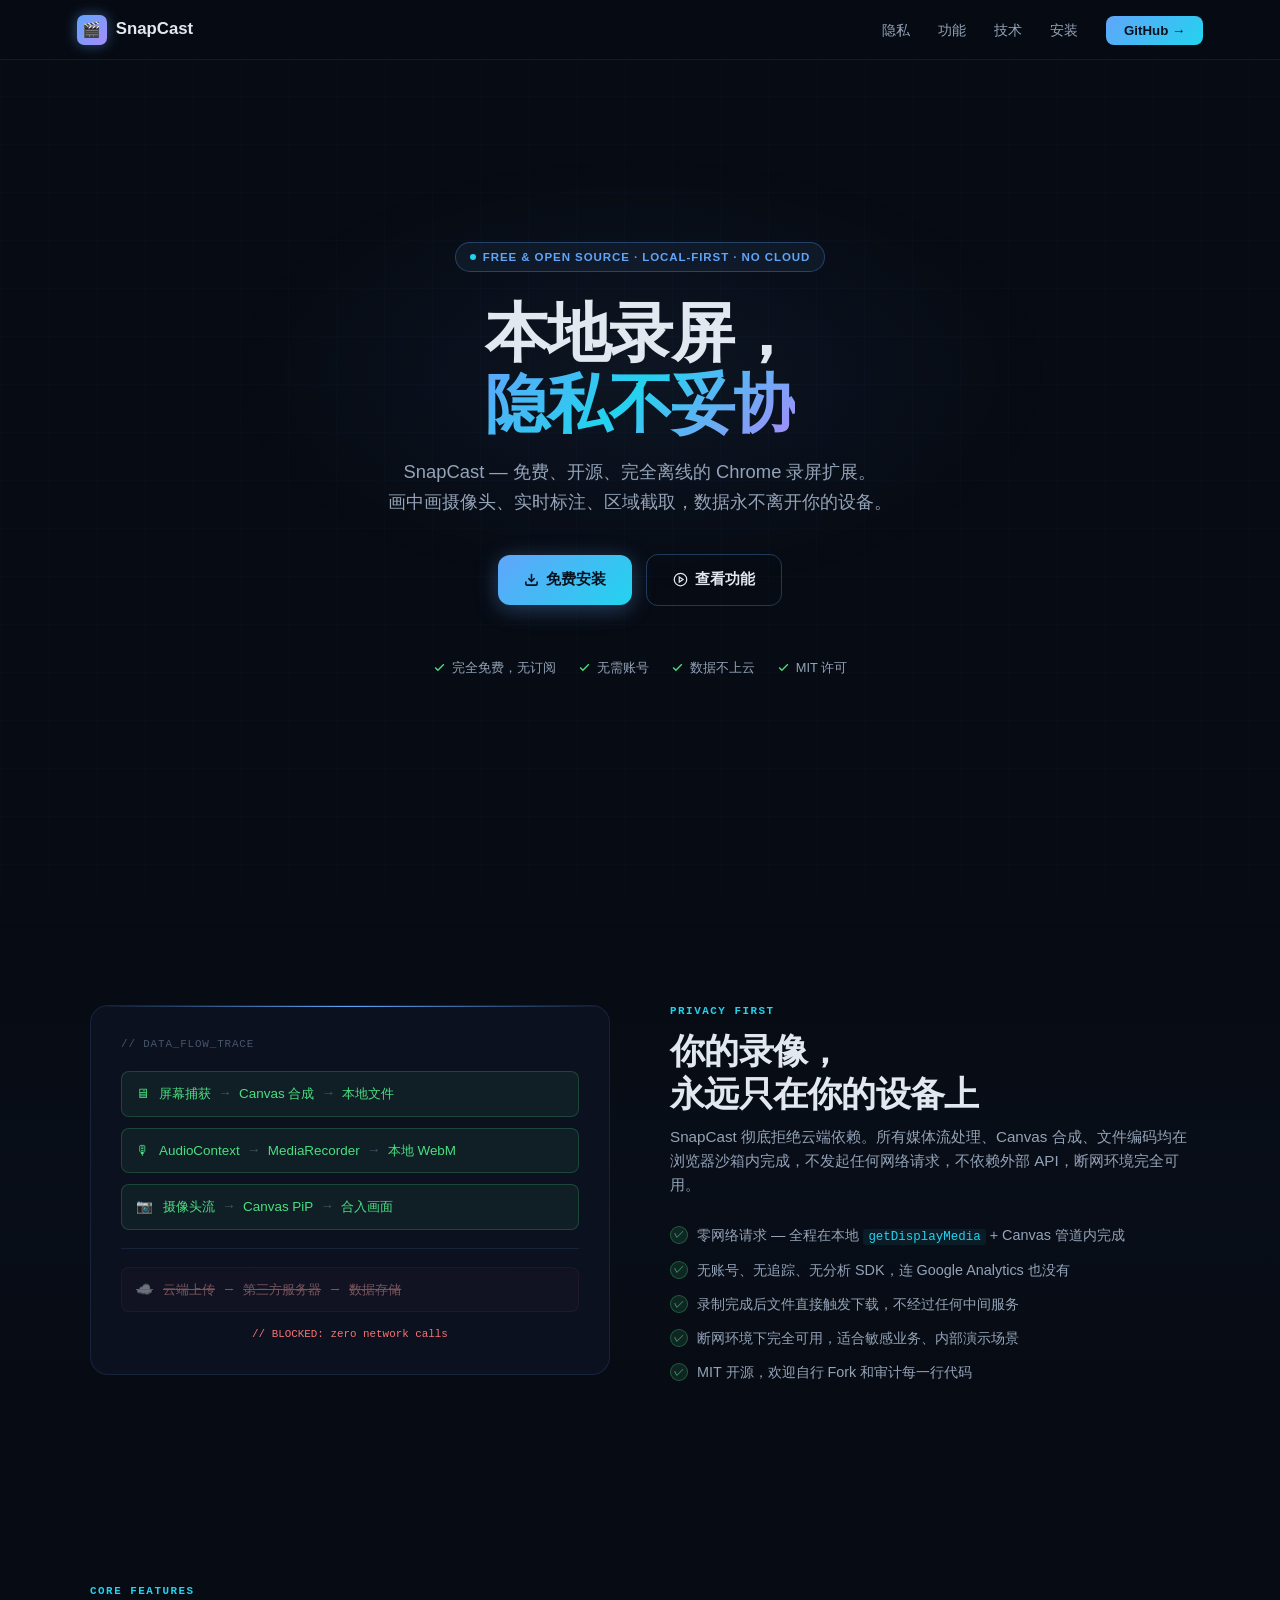
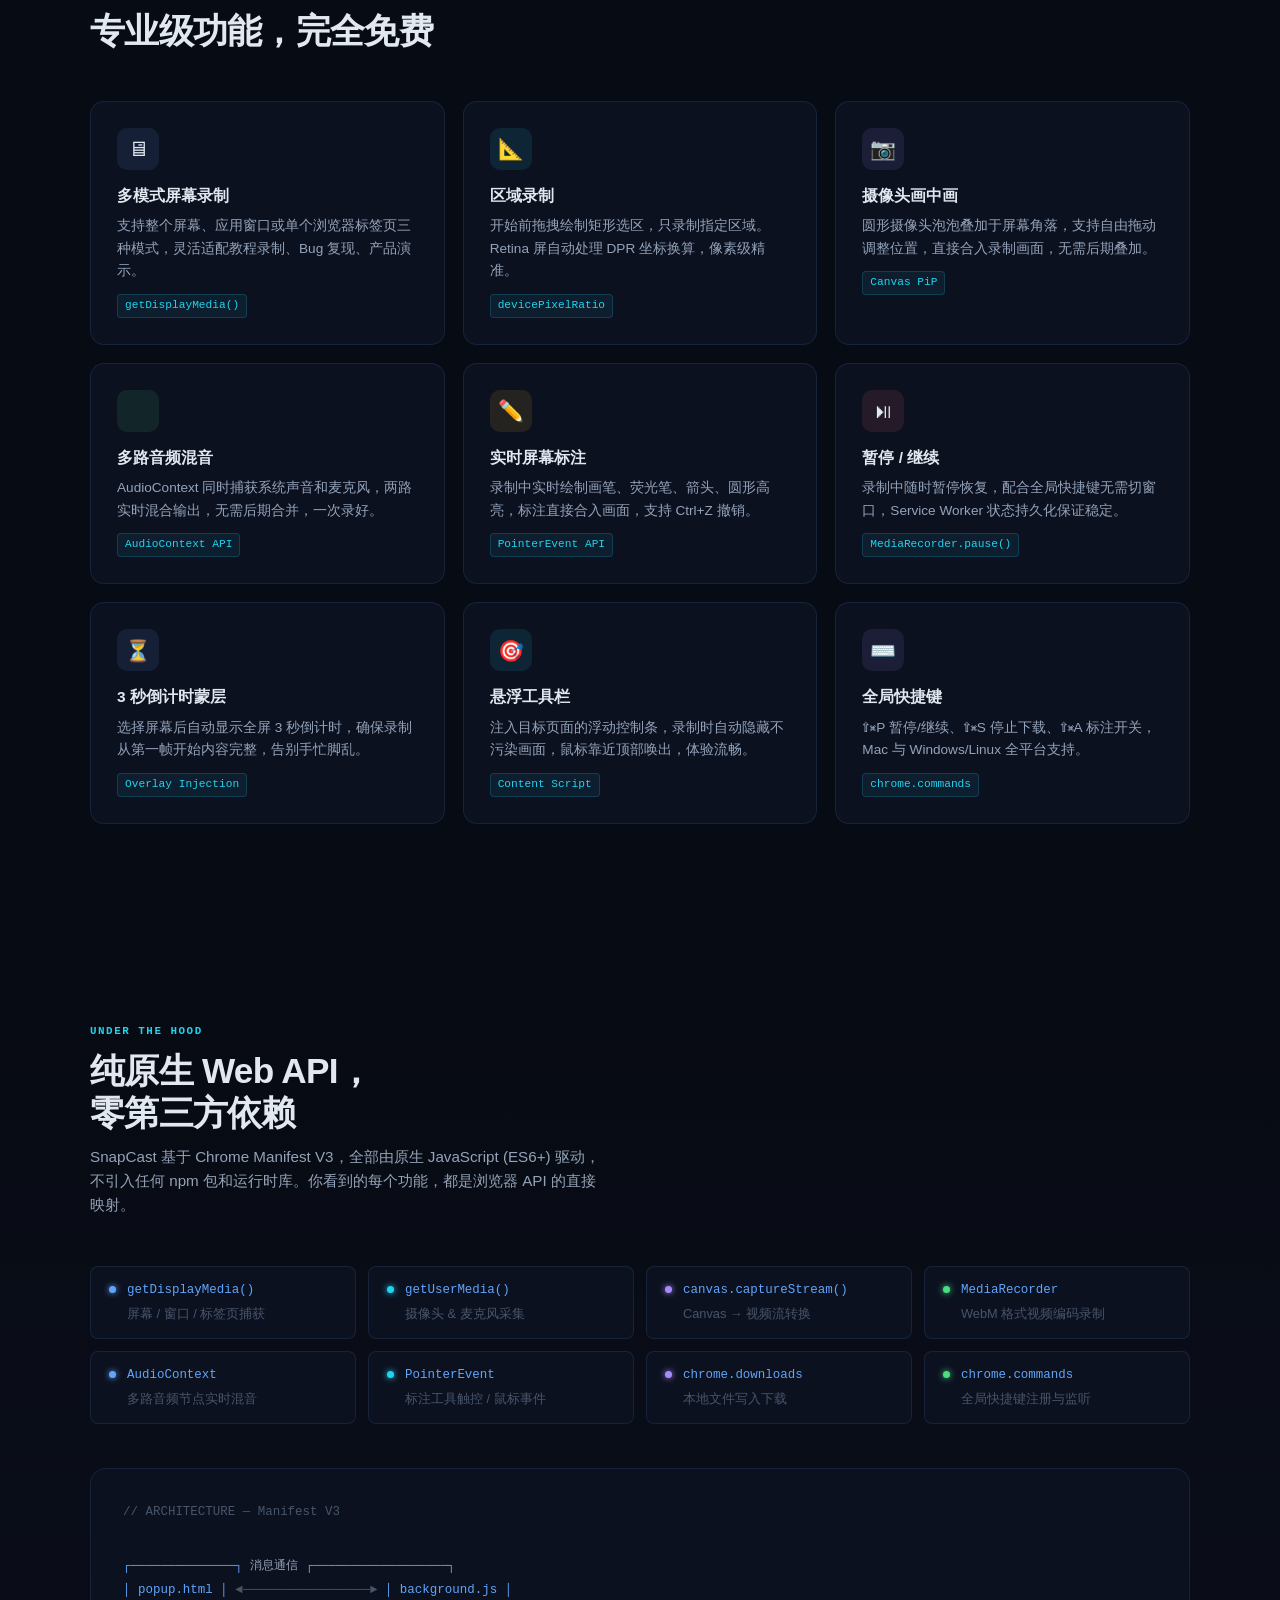
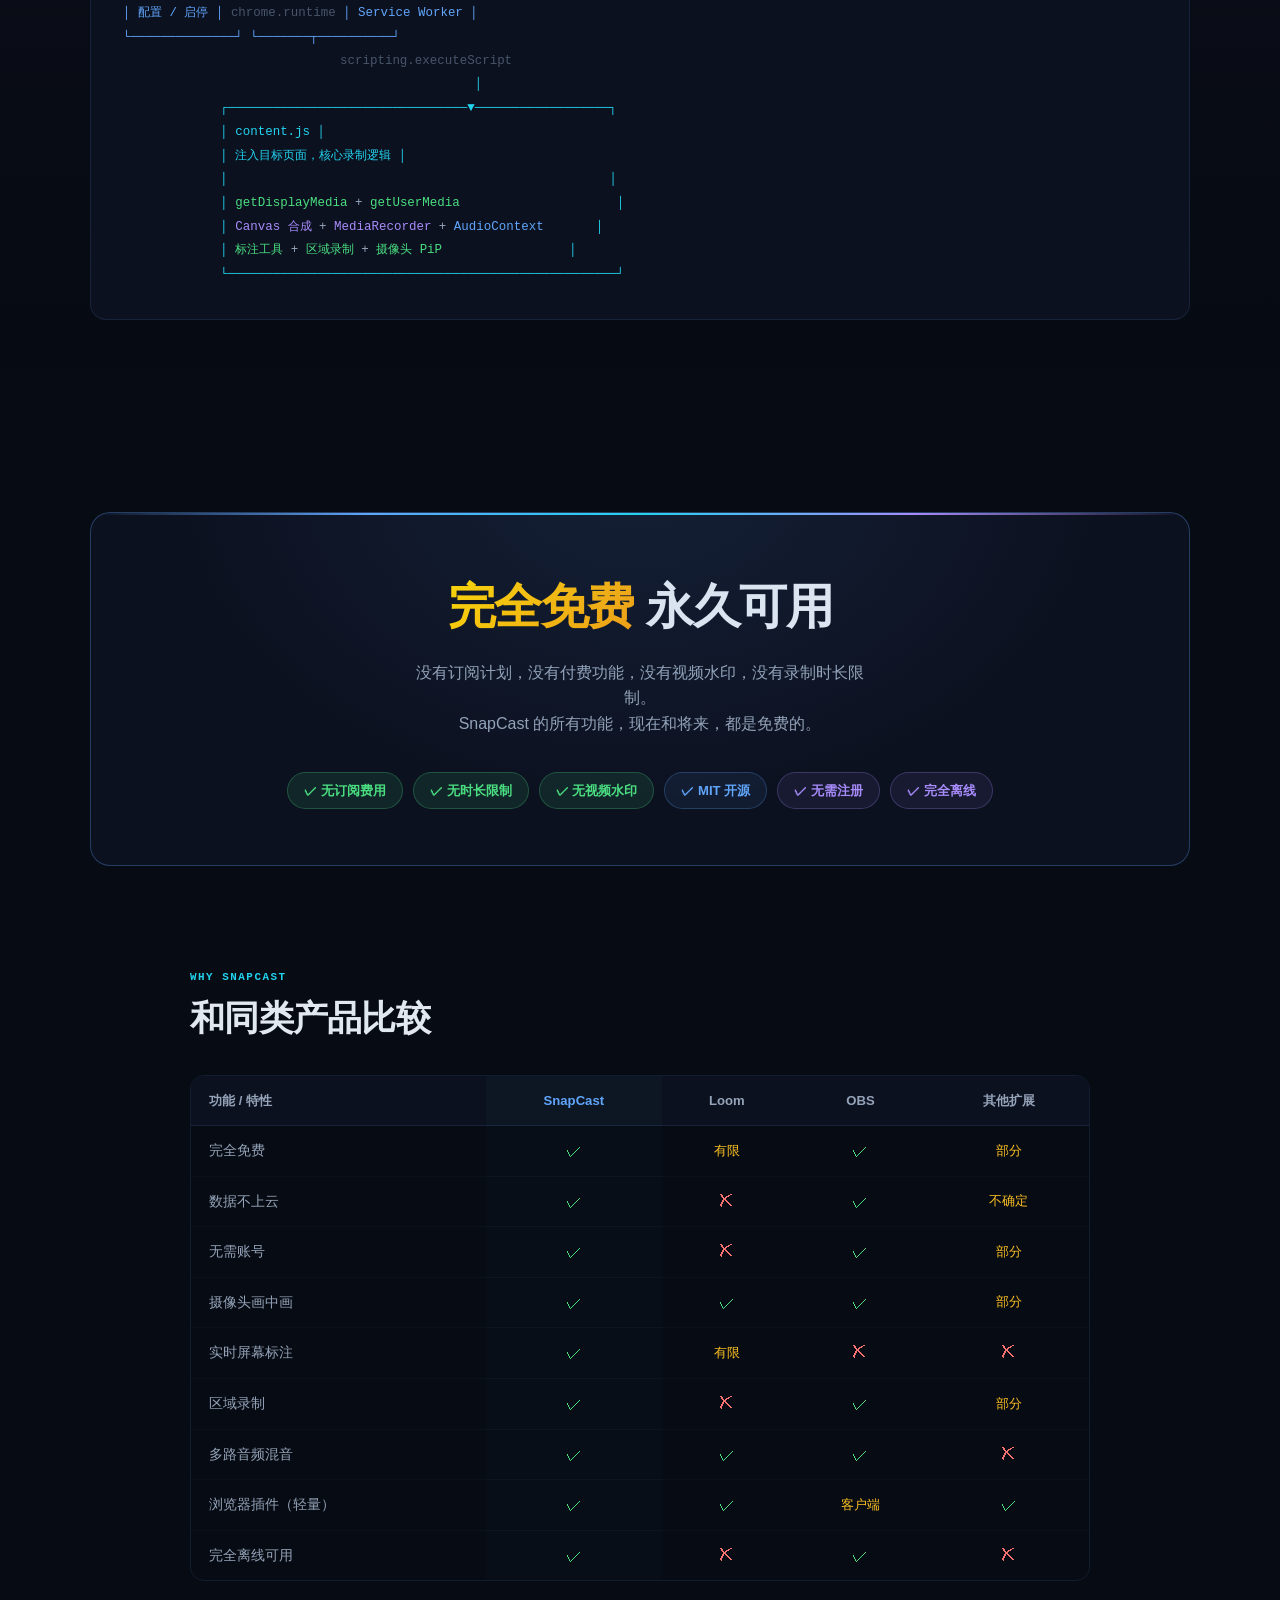
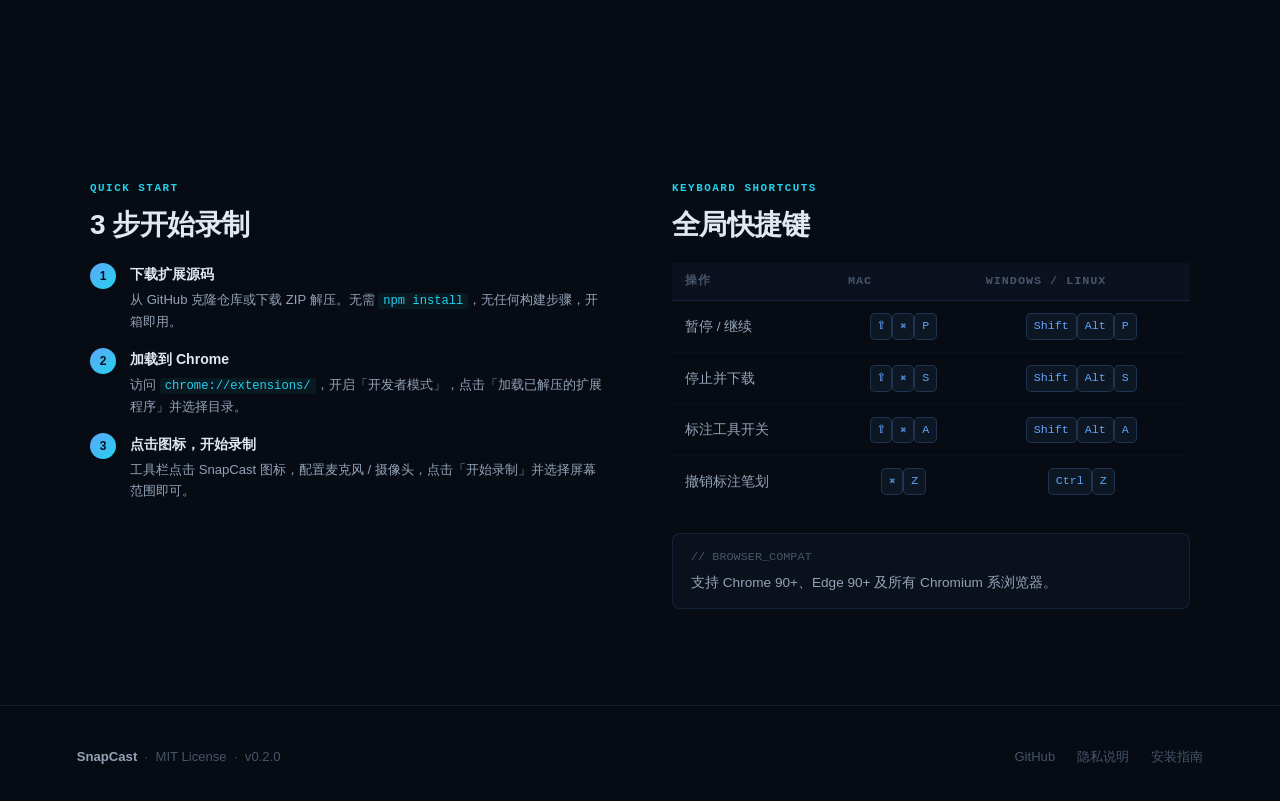
<file: docs/index.html>
<!DOCTYPE html>
<html lang="zh-CN">
<head>
  <meta charset="UTF-8" />
  <link rel="icon" type="image/png" href="video-camera.png" />
  <meta name="viewport" content="width=device-width, initial-scale=1.0" />
  <title>SnapCast — 本地录屏扩展，隐私优先，完全免费</title>
  <meta name="description" content="SnapCast 是一款免费、开源、完全本地化的 Chrome 录屏扩展。无需账号，数据不上云，支持摄像头画中画、屏幕标注、区域录制。" />
  <style>
    :root {
      --bg:       #070b13;
      --bg-card:  #0c1120;
      --border:   rgba(96,165,250,0.12);
      --glow:     rgba(96,165,250,0.3);
      --blue:     #60a5fa;
      --cyan:     #22d3ee;
      --purple:   #a78bfa;
      --green:    #4ade80;
      --amber:    #fbbf24;
      --red:      #f87171;
      --t1:       #e2e8f0;
      --t2:       #94a3b8;
      --t3:       #475569;
      --mono:     'SF Mono','Fira Code',monospace;
      --sans:     -apple-system,BlinkMacSystemFont,'Segoe UI','PingFang SC',sans-serif;
    }
    *,*::before,*::after{box-sizing:border-box;margin:0;padding:0}
    html{scroll-behavior:smooth}
    body{
      background:var(--bg);
      color:var(--t1);
      font-family:var(--sans);
      line-height:1.6;
      overflow-x:hidden;
    }
    body::before{
      content:'';
      position:fixed;inset:0;
      background-image:
        linear-gradient(rgba(96,165,250,.025) 1px,transparent 1px),
        linear-gradient(90deg,rgba(96,165,250,.025) 1px,transparent 1px);
      background-size:48px 48px;
      pointer-events:none;z-index:0;
    }
    ::selection{background:rgba(96,165,250,.25);color:#fff}

    /* ---- NAV ---- */
    nav{
      position:fixed;top:0;left:0;right:0;z-index:200;
      height:60px;padding:0 6%;
      display:flex;align-items:center;justify-content:space-between;
      backdrop-filter:blur(20px);
      background:rgba(7,11,19,.75);
      border-bottom:1px solid var(--border);
    }
    .logo{display:flex;align-items:center;gap:9px;text-decoration:none;font-size:1.05rem;font-weight:700;color:var(--t1)}
    .logo-mark{
      width:30px;height:30px;border-radius:7px;
      background:linear-gradient(135deg,var(--blue),var(--purple));
      display:flex;align-items:center;justify-content:center;font-size:15px;
      box-shadow:0 0 14px rgba(96,165,250,.45);
    }
    .nav-list{display:flex;align-items:center;gap:28px;list-style:none}
    .nav-list a{color:var(--t2);text-decoration:none;font-size:.88rem;transition:color .2s}
    .nav-list a:hover{color:var(--blue)}
    .nav-btn{
      padding:7px 18px;border-radius:8px;
      background:linear-gradient(135deg,var(--blue),var(--cyan));
      color:#07111f!important;font-weight:700!important;font-size:.83rem!important;
      transition:opacity .2s,transform .2s!important;
    }
    .nav-btn:hover{opacity:.88;transform:translateY(-1px)}
    @media(max-width:700px){.nav-list{display:none}}

    /* ---- HERO ---- */
    .hero{
      position:relative;min-height:100vh;
      display:flex;align-items:center;justify-content:center;text-align:center;
      padding:100px 6% 80px;overflow:hidden;
    }
    .hero-glow{
      position:absolute;top:15%;left:50%;transform:translateX(-50%);
      width:900px;height:480px;
      background:radial-gradient(ellipse,rgba(96,165,250,.07) 0%,transparent 65%);
      pointer-events:none;
    }
    .badge{
      display:inline-flex;align-items:center;gap:7px;
      padding:5px 14px;border-radius:100px;
      border:1px solid rgba(96,165,250,.3);
      background:rgba(96,165,250,.07);
      font-size:.72rem;font-weight:700;letter-spacing:.08em;
      text-transform:uppercase;color:var(--blue);margin-bottom:26px;
    }
    .badge-dot{
      width:6px;height:6px;border-radius:50%;background:var(--cyan);
      animation:pulse 2s ease-in-out infinite;
    }
    @keyframes pulse{0%,100%{opacity:1;transform:scale(1)}50%{opacity:.4;transform:scale(.8)}}
    h1{font-size:clamp(2.2rem,5.5vw,4rem);font-weight:800;line-height:1.1;letter-spacing:-.03em;margin-bottom:18px}
    .g{
      background:linear-gradient(135deg,var(--blue) 0%,var(--cyan) 45%,var(--purple) 100%);
      -webkit-background-clip:text;-webkit-text-fill-color:transparent;background-clip:text;
    }
    .sub{font-size:clamp(.95rem,2vw,1.15rem);color:var(--t2);max-width:580px;margin:0 auto 38px}
    .actions{display:flex;align-items:center;justify-content:center;gap:14px;flex-wrap:wrap;margin-bottom:52px}
    .btn-p{
      display:inline-flex;align-items:center;gap:7px;
      padding:13px 26px;border-radius:12px;
      background:linear-gradient(135deg,var(--blue),var(--cyan));
      color:#07111f;font-weight:700;font-size:.92rem;text-decoration:none;
      box-shadow:0 4px 22px rgba(96,165,250,.35);
      transition:transform .2s,box-shadow .2s;
    }
    .btn-p:hover{transform:translateY(-2px);box-shadow:0 8px 30px rgba(96,165,250,.5)}
    .btn-s{
      display:inline-flex;align-items:center;gap:7px;
      padding:13px 26px;border-radius:12px;
      background:transparent;color:var(--t1);
      font-weight:600;font-size:.92rem;text-decoration:none;
      border:1px solid var(--glow);
      transition:background .2s,border-color .2s;
    }
    .btn-s:hover{background:rgba(96,165,250,.07);border-color:var(--blue)}
    .trust{display:flex;align-items:center;justify-content:center;gap:22px;flex-wrap:wrap}
    .trust-item{display:flex;align-items:center;gap:6px;font-size:.8rem;color:var(--t2)}

    /* ---- COMMON ---- */
    section{position:relative;z-index:1}
    .label{
      display:inline-block;font-family:var(--mono);font-size:.68rem;font-weight:700;
      letter-spacing:.14em;text-transform:uppercase;color:var(--cyan);margin-bottom:10px;
    }
    .sec-title{font-size:clamp(1.5rem,3.5vw,2.2rem);font-weight:700;letter-spacing:-.02em;line-height:1.2;margin-bottom:10px}
    .sec-desc{font-size:.95rem;color:var(--t2);max-width:520px}
    .wrap{max-width:1100px;margin:0 auto}

    /* ---- PRIVACY ---- */
    .privacy{padding:96px 6%;background:linear-gradient(180deg,transparent,rgba(96,165,250,.025) 50%,transparent)}
    .privacy .wrap{display:grid;grid-template-columns:1fr 1fr;gap:60px;align-items:center}
    @media(max-width:800px){.privacy .wrap{grid-template-columns:1fr;gap:36px}}
    .p-card{
      background:var(--bg-card);border:1px solid var(--border);border-radius:18px;
      padding:30px;position:relative;overflow:hidden;
    }
    .p-card::before{
      content:'';position:absolute;top:0;left:0;right:0;height:1px;
      background:linear-gradient(90deg,transparent,var(--blue),transparent);
    }
    .flow{display:flex;flex-direction:column;gap:11px}
    .flow-row{
      display:flex;align-items:center;gap:10px;
      padding:11px 14px;border-radius:8px;font-size:.84rem;
    }
    .ok{background:rgba(74,222,128,.07);border:1px solid rgba(74,222,128,.2);color:var(--green)}
    .blocked{background:rgba(248,113,113,.05);border:1px solid rgba(248,113,113,.15);color:#fca5a5;text-decoration:line-through;opacity:.45}
    .arr{color:var(--t3);font-family:var(--mono)}
    .check-list{list-style:none;margin-top:26px;display:flex;flex-direction:column;gap:11px}
    .check-list li{display:flex;align-items:flex-start;gap:9px;font-size:.9rem;color:var(--t2)}
    .ck{
      width:18px;height:18px;border-radius:50%;flex-shrink:0;margin-top:2px;
      background:rgba(74,222,128,.12);border:1px solid rgba(74,222,128,.3);
      display:flex;align-items:center;justify-content:center;
      font-size:.65rem;color:var(--green);
    }
    .ic{font-family:var(--mono);font-size:.78rem;color:var(--cyan);background:rgba(34,211,238,.07);padding:1px 5px;border-radius:3px}

    /* ---- FEATURES ---- */
    .features{padding:96px 6%}
    .fh{margin-bottom:48px}
    .fg{display:grid;grid-template-columns:repeat(auto-fill,minmax(290px,1fr));gap:18px}
    .fc{
      background:var(--bg-card);border:1px solid var(--border);border-radius:14px;
      padding:26px;transition:border-color .25s,transform .25s,box-shadow .25s;
    }
    .fc:hover{border-color:var(--glow);transform:translateY(-3px);box-shadow:0 0 36px rgba(96,165,250,.12)}
    .fi{
      width:42px;height:42px;border-radius:10px;
      display:flex;align-items:center;justify-content:center;font-size:1.3rem;margin-bottom:14px;
    }
    .fi.b{background:rgba(96,165,250,.1)}
    .fi.c{background:rgba(34,211,238,.1)}
    .fi.p{background:rgba(167,139,250,.1)}
    .fi.g{background:rgba(74,222,128,.1)}
    .fi.a{background:rgba(251,191,36,.1)}
    .fi.r{background:rgba(248,113,113,.1)}
    .fc h3{font-size:.97rem;font-weight:600;margin-bottom:7px}
    .fc p{font-size:.85rem;color:var(--t2);line-height:1.65}
    .ftag{
      display:inline-block;margin-top:11px;
      padding:2px 7px;border-radius:4px;
      font-family:var(--mono);font-size:.7rem;
      color:var(--cyan);background:rgba(34,211,238,.07);border:1px solid rgba(34,211,238,.18);
    }

    /* ---- TECH ---- */
    .tech{padding:96px 6%;background:linear-gradient(180deg,transparent,rgba(167,139,250,.025) 50%,transparent)}
    .api-grid{display:grid;grid-template-columns:repeat(auto-fill,minmax(250px,1fr));gap:12px;margin-bottom:44px}
    .api{
      background:var(--bg-card);border:1px solid var(--border);border-radius:8px;
      padding:14px 18px;display:flex;align-items:flex-start;gap:11px;
      transition:border-color .2s;
    }
    .api:hover{border-color:var(--glow)}
    .dot{width:7px;height:7px;border-radius:50%;flex-shrink:0;margin-top:5px}
    .dot.b{background:var(--blue);box-shadow:0 0 6px var(--blue)}
    .dot.c{background:var(--cyan);box-shadow:0 0 6px var(--cyan)}
    .dot.p{background:var(--purple);box-shadow:0 0 6px var(--purple)}
    .dot.g{background:var(--green);box-shadow:0 0 6px var(--green)}
    .api code{display:block;font-family:var(--mono);font-size:.78rem;color:var(--blue);margin-bottom:3px}
    .api p{font-size:.8rem;color:var(--t3)}
    .arch{
      background:var(--bg-card);border:1px solid var(--border);border-radius:16px;
      padding:32px;font-family:var(--mono);font-size:.78rem;color:var(--t2);
      line-height:1.9;overflow-x:auto;
    }
    .hb{color:var(--blue)}.hc{color:var(--cyan)}.hp{color:var(--purple)}.hg{color:var(--green)}.hm{color:var(--t3)}

    /* ---- FREE BANNER ---- */
    .free{padding:96px 6%}
    .banner{
      position:relative;overflow:hidden;border-radius:20px;
      background:var(--bg-card);border:1px solid var(--glow);
      padding:56px 40px;text-align:center;
    }
    .banner::before{
      content:'';position:absolute;inset:0;
      background:radial-gradient(ellipse at 50% -10%,rgba(96,165,250,.1) 0%,transparent 60%);
      pointer-events:none;
    }
    .banner::after{
      content:'';position:absolute;top:0;left:0;right:0;height:2px;
      background:linear-gradient(90deg,transparent,var(--blue),var(--cyan),var(--purple),transparent);
    }
    .fh2{font-size:clamp(1.8rem,4.5vw,3rem);font-weight:800;letter-spacing:-.03em;margin-bottom:14px}
    .gold{background:linear-gradient(135deg,#ffd700,#f59e0b);-webkit-background-clip:text;-webkit-text-fill-color:transparent;background-clip:text}
    .fsub{font-size:1rem;color:var(--t2);max-width:460px;margin:0 auto 36px}
    .pills{display:flex;align-items:center;justify-content:center;gap:10px;flex-wrap:wrap}
    .pill{padding:7px 16px;border-radius:100px;font-size:.82rem;font-weight:600}
    .pg{background:rgba(74,222,128,.1);border:1px solid rgba(74,222,128,.25);color:var(--green)}
    .pb{background:rgba(96,165,250,.08);border:1px solid rgba(96,165,250,.25);color:var(--blue)}
    .pp{background:rgba(167,139,250,.08);border:1px solid rgba(167,139,250,.25);color:var(--purple)}

    /* ---- COMPARE ---- */
    .compare{padding:0 6% 96px}
    .tbl-wrap{overflow-x:auto;border-radius:14px;border:1px solid var(--border);margin-top:36px}
    table{width:100%;border-collapse:collapse}
    th{padding:14px 18px;font-size:.82rem;font-weight:600;background:var(--bg-card);border-bottom:1px solid var(--border);color:var(--t2)}
    th.sc{background:rgba(96,165,250,.07);color:var(--blue)}
    td{padding:12px 18px;font-size:.85rem;color:var(--t2);border-bottom:1px solid rgba(96,165,250,.04);text-align:center}
    td:first-child{text-align:left}
    tr:last-child td{border-bottom:none}
    td.sc{background:rgba(96,165,250,.025)}
    .y{color:var(--green);font-size:1rem}.n{color:var(--red);font-size:1rem}
    .m{color:var(--amber);font-size:.8rem;font-family:var(--mono)}

    /* ---- INSTALL + SHORTCUTS ---- */
    .install{padding:96px 6%}
    .install .wrap{display:grid;grid-template-columns:1fr 1fr;gap:64px;align-items:start}
    @media(max-width:800px){.install .wrap{grid-template-columns:1fr;gap:40px}}
    .steps{margin-top:22px;display:flex;flex-direction:column;gap:16px}
    .step{display:flex;gap:14px}
    .sn{
      width:26px;height:26px;border-radius:50%;flex-shrink:0;
      background:linear-gradient(135deg,var(--blue),var(--cyan));
      color:#07111f;font-weight:700;font-size:.75rem;
      display:flex;align-items:center;justify-content:center;
    }
    .sb h4{font-size:.88rem;font-weight:600;margin-bottom:3px}
    .sb p{font-size:.82rem;color:var(--t2)}
    .sb code{font-family:var(--mono);font-size:.76rem;color:var(--cyan);background:rgba(34,211,238,.07);padding:1px 5px;border-radius:3px}
    .ktbl{width:100%;border-collapse:collapse;margin-top:22px}
    .ktbl th{text-align:left;padding:9px 13px;font-size:.74rem;font-family:var(--mono);letter-spacing:.08em;text-transform:uppercase;color:var(--t3);border-bottom:1px solid var(--border)}
    .ktbl td{padding:12px 13px;font-size:.85rem;color:var(--t2);border-bottom:1px solid rgba(96,165,250,.04);vertical-align:middle}
    .ktbl tr:last-child td{border-bottom:none}
    kbd{
      display:inline-flex;align-items:center;gap:2px;
      padding:3px 7px;border-radius:5px;
      background:rgba(96,165,250,.07);border:1px solid rgba(96,165,250,.22);
      font-family:var(--mono);font-size:.73rem;color:var(--blue);white-space:nowrap;
    }
    .compat{margin-top:26px;padding:14px 18px;border-radius:8px;background:rgba(96,165,250,.04);border:1px solid var(--border)}
    .compat .cm{font-size:.74rem;color:var(--t3);font-family:var(--mono);margin-bottom:5px}
    .compat p{font-size:.85rem;color:var(--t2)}

    /* ---- FOOTER ---- */
    footer{
      padding:40px 6%;border-top:1px solid var(--border);
      display:flex;align-items:center;justify-content:space-between;flex-wrap:wrap;gap:14px;
      color:var(--t3);font-size:.82rem;
    }
    footer a{color:var(--t3);text-decoration:none;transition:color .2s}
    footer a:hover{color:var(--blue)}
    .fl{display:flex;gap:22px}

    /* ---- SCROLL ANIMATIONS ---- */
    .reveal{opacity:0;transform:translateY(18px);transition:opacity .55s ease,transform .55s ease}
    .reveal.visible{opacity:1;transform:translateY(0)}

    /* ---- SCROLLBAR ---- */
    ::-webkit-scrollbar{width:5px;height:5px}
    ::-webkit-scrollbar-track{background:var(--bg)}
    ::-webkit-scrollbar-thumb{background:var(--t3);border-radius:3px}

    /* hero entry */
    @keyframes fadeUp{from{opacity:0;transform:translateY(22px)}to{opacity:1;transform:translateY(0)}}
    .f0{animation:fadeUp .6s ease both}
    .f1{animation:fadeUp .6s .12s ease both}
    .f2{animation:fadeUp .6s .24s ease both}
    .f3{animation:fadeUp .6s .36s ease both}
    .f4{animation:fadeUp .6s .48s ease both}
  </style>
</head>
<body>

<!-- NAV -->
<nav>
  <a class="logo" href="#">
    <span class="logo-mark">🎬</span>
    SnapCast
  </a>
  <ul class="nav-list">
    <li><a href="#privacy">隐私</a></li>
    <li><a href="#features">功能</a></li>
    <li><a href="#tech">技术</a></li>
    <li><a href="#install">安装</a></li>
    <li><a href="https://github.com/GitHubJiKe/SnapCast" class="nav-btn">GitHub →</a></li>
  </ul>
</nav>

<!-- HERO -->
<section class="hero">
  <div class="hero-glow"></div>
  <div style="position:relative;z-index:1">
    <div class="badge f0"><span class="badge-dot"></span>Free &amp; Open Source · Local-First · No Cloud</div>
    <h1 class="f1">本地录屏，<br/><span class="g">隐私不妥协</span></h1>
    <p class="sub f2">SnapCast — 免费、开源、完全离线的 Chrome 录屏扩展。<br/>画中画摄像头、实时标注、区域截取，数据永不离开你的设备。</p>
    <div class="actions f3">
      <a href="#install" class="btn-p">
        <svg width="15" height="15" viewBox="0 0 24 24" fill="none" stroke="currentColor" stroke-width="2.5"><path d="M21 15v4a2 2 0 0 1-2 2H5a2 2 0 0 1-2-2v-4"/><polyline points="7 10 12 15 17 10"/><line x1="12" y1="15" x2="12" y2="3"/></svg>
        免费安装
      </a>
      <a href="#features" class="btn-s">
        <svg width="15" height="15" viewBox="0 0 24 24" fill="none" stroke="currentColor" stroke-width="2"><circle cx="12" cy="12" r="10"/><polygon points="10 8 16 12 10 16 10 8"/></svg>
        查看功能
      </a>
    </div>
    <div class="trust f4">
      <span class="trust-item"><svg width="13" height="13" viewBox="0 0 24 24" fill="none" stroke="#4ade80" stroke-width="2.5"><polyline points="20 6 9 17 4 12"/></svg>完全免费，无订阅</span>
      <span class="trust-item"><svg width="13" height="13" viewBox="0 0 24 24" fill="none" stroke="#4ade80" stroke-width="2.5"><polyline points="20 6 9 17 4 12"/></svg>无需账号</span>
      <span class="trust-item"><svg width="13" height="13" viewBox="0 0 24 24" fill="none" stroke="#4ade80" stroke-width="2.5"><polyline points="20 6 9 17 4 12"/></svg>数据不上云</span>
      <span class="trust-item"><svg width="13" height="13" viewBox="0 0 24 24" fill="none" stroke="#4ade80" stroke-width="2.5"><polyline points="20 6 9 17 4 12"/></svg>MIT 许可</span>
    </div>
  </div>
</section>

<!-- PRIVACY -->
<section class="privacy" id="privacy">
  <div class="wrap">
    <!-- Left: visual -->
    <div class="reveal">
      <div class="p-card">
        <div style="font-family:var(--mono);font-size:.68rem;color:var(--t3);margin-bottom:18px;letter-spacing:.08em">// DATA_FLOW_TRACE</div>
        <div class="flow">
          <div class="flow-row ok">
            <span>🖥</span><span>屏幕捕获</span><span class="arr">→</span><span>Canvas 合成</span><span class="arr">→</span><span>本地文件</span>
          </div>
          <div class="flow-row ok">
            <span>🎙</span><span>AudioContext</span><span class="arr">→</span><span>MediaRecorder</span><span class="arr">→</span><span>本地 WebM</span>
          </div>
          <div class="flow-row ok">
            <span>📷</span><span>摄像头流</span><span class="arr">→</span><span>Canvas PiP</span><span class="arr">→</span><span>合入画面</span>
          </div>
          <div style="height:1px;background:var(--border);margin:7px 0"></div>
          <div class="flow-row blocked">
            <span>☁️</span><span>云端上传</span><span class="arr">→</span><span>第三方服务器</span><span class="arr">→</span><span>数据存储</span>
          </div>
          <div style="text-align:center;font-size:.68rem;font-family:var(--mono);color:#f87171;margin-top:3px">// BLOCKED: zero network calls</div>
        </div>
      </div>
    </div>
    <!-- Right: text -->
    <div class="reveal">
      <span class="label">Privacy First</span>
      <h2 class="sec-title">你的录像，<br/>永远只在你的设备上</h2>
      <p class="sec-desc">SnapCast 彻底拒绝云端依赖。所有媒体流处理、Canvas 合成、文件编码均在浏览器沙箱内完成，不发起任何网络请求，不依赖外部 API，断网环境完全可用。</p>
      <ul class="check-list">
        <li><span class="ck">✓</span><span>零网络请求 — 全程在本地 <span class="ic">getDisplayMedia</span> + Canvas 管道内完成</span></li>
        <li><span class="ck">✓</span><span>无账号、无追踪、无分析 SDK，连 Google Analytics 也没有</span></li>
        <li><span class="ck">✓</span><span>录制完成后文件直接触发下载，不经过任何中间服务</span></li>
        <li><span class="ck">✓</span><span>断网环境下完全可用，适合敏感业务、内部演示场景</span></li>
        <li><span class="ck">✓</span><span>MIT 开源，欢迎自行 Fork 和审计每一行代码</span></li>
      </ul>
    </div>
  </div>
</section>

<!-- FEATURES -->
<section class="features" id="features">
  <div class="wrap">
    <div class="fh reveal">
      <span class="label">Core Features</span>
      <h2 class="sec-title">专业级功能，完全免费</h2>
    </div>
    <div class="fg">
      <div class="fc reveal">
        <div class="fi b">🖥</div>
        <h3>多模式屏幕录制</h3>
        <p>支持整个屏幕、应用窗口或单个浏览器标签页三种模式，灵活适配教程录制、Bug 复现、产品演示。</p>
        <span class="ftag">getDisplayMedia()</span>
      </div>
      <div class="fc reveal">
        <div class="fi c">📐</div>
        <h3>区域录制</h3>
        <p>开始前拖拽绘制矩形选区，只录制指定区域。Retina 屏自动处理 DPR 坐标换算，像素级精准。</p>
        <span class="ftag">devicePixelRatio</span>
      </div>
      <div class="fc reveal">
        <div class="fi p">📷</div>
        <h3>摄像头画中画</h3>
        <p>圆形摄像头泡泡叠加于屏幕角落，支持自由拖动调整位置，直接合入录制画面，无需后期叠加。</p>
        <span class="ftag">Canvas PiP</span>
      </div>
      <div class="fc reveal">
        <div class="fi g">🔊</div>
        <h3>多路音频混音</h3>
        <p>AudioContext 同时捕获系统声音和麦克风，两路实时混合输出，无需后期合并，一次录好。</p>
        <span class="ftag">AudioContext API</span>
      </div>
      <div class="fc reveal">
        <div class="fi a">✏️</div>
        <h3>实时屏幕标注</h3>
        <p>录制中实时绘制画笔、荧光笔、箭头、圆形高亮，标注直接合入画面，支持 Ctrl+Z 撤销。</p>
        <span class="ftag">PointerEvent API</span>
      </div>
      <div class="fc reveal">
        <div class="fi r">⏯</div>
        <h3>暂停 / 继续</h3>
        <p>录制中随时暂停恢复，配合全局快捷键无需切窗口，Service Worker 状态持久化保证稳定。</p>
        <span class="ftag">MediaRecorder.pause()</span>
      </div>
      <div class="fc reveal">
        <div class="fi b">⏳</div>
        <h3>3 秒倒计时蒙层</h3>
        <p>选择屏幕后自动显示全屏 3 秒倒计时，确保录制从第一帧开始内容完整，告别手忙脚乱。</p>
        <span class="ftag">Overlay Injection</span>
      </div>
      <div class="fc reveal">
        <div class="fi c">🎯</div>
        <h3>悬浮工具栏</h3>
        <p>注入目标页面的浮动控制条，录制时自动隐藏不污染画面，鼠标靠近顶部唤出，体验流畅。</p>
        <span class="ftag">Content Script</span>
      </div>
      <div class="fc reveal">
        <div class="fi p">⌨️</div>
        <h3>全局快捷键</h3>
        <p>⇧⌘P 暂停/继续、⇧⌘S 停止下载、⇧⌘A 标注开关，Mac 与 Windows/Linux 全平台支持。</p>
        <span class="ftag">chrome.commands</span>
      </div>
    </div>
  </div>
</section>

<!-- TECH -->
<section class="tech" id="tech">
  <div class="wrap">
    <div class="reveal" style="margin-bottom:48px">
      <span class="label">Under The Hood</span>
      <h2 class="sec-title">纯原生 Web API，<br/>零第三方依赖</h2>
      <p class="sec-desc" style="margin-top:10px">SnapCast 基于 Chrome Manifest V3，全部由原生 JavaScript (ES6+) 驱动，不引入任何 npm 包和运行时库。你看到的每个功能，都是浏览器 API 的直接映射。</p>
    </div>

    <div class="api-grid">
      <div class="api reveal"><span class="dot b"></span><div><code>getDisplayMedia()</code><p>屏幕 / 窗口 / 标签页捕获</p></div></div>
      <div class="api reveal"><span class="dot c"></span><div><code>getUserMedia()</code><p>摄像头 &amp; 麦克风采集</p></div></div>
      <div class="api reveal"><span class="dot p"></span><div><code>canvas.captureStream()</code><p>Canvas → 视频流转换</p></div></div>
      <div class="api reveal"><span class="dot g"></span><div><code>MediaRecorder</code><p>WebM 格式视频编码录制</p></div></div>
      <div class="api reveal"><span class="dot b"></span><div><code>AudioContext</code><p>多路音频节点实时混音</p></div></div>
      <div class="api reveal"><span class="dot c"></span><div><code>PointerEvent</code><p>标注工具触控 / 鼠标事件</p></div></div>
      <div class="api reveal"><span class="dot p"></span><div><code>chrome.downloads</code><p>本地文件写入下载</p></div></div>
      <div class="api reveal"><span class="dot g"></span><div><code>chrome.commands</code><p>全局快捷键注册与监听</p></div></div>
    </div>

    <div class="arch reveal">
      <div style="color:var(--t3);margin-bottom:6px">// ARCHITECTURE — Manifest V3</div><br/>
      <span class="hb">┌──────────────┐</span>      消息通信        <span class="hb">┌──────────────────┐</span><br/>
      <span class="hb">│  popup.html  │</span> <span class="hm">◄─────────────────►</span> <span class="hb">│  background.js    │</span><br/>
      <span class="hb">│  配置 / 启停  │</span>   <span class="hm">chrome.runtime</span>    <span class="hb">│  Service Worker   │</span><br/>
      <span class="hb">└──────────────┘</span>                        <span class="hb">└───────┬──────────┘</span><br/>
      &nbsp;&nbsp;&nbsp;&nbsp;&nbsp;&nbsp;&nbsp;&nbsp;&nbsp;&nbsp;&nbsp;&nbsp;&nbsp;&nbsp;&nbsp;&nbsp;&nbsp;&nbsp;&nbsp;&nbsp;&nbsp;&nbsp;&nbsp;&nbsp;&nbsp;&nbsp;&nbsp;&nbsp;&nbsp;<span class="hm">scripting.executeScript</span><br/>
      &nbsp;&nbsp;&nbsp;&nbsp;&nbsp;&nbsp;&nbsp;&nbsp;&nbsp;&nbsp;&nbsp;&nbsp;&nbsp;&nbsp;&nbsp;&nbsp;&nbsp;&nbsp;&nbsp;&nbsp;&nbsp;&nbsp;&nbsp;&nbsp;&nbsp;&nbsp;&nbsp;&nbsp;&nbsp;&nbsp;&nbsp;&nbsp;&nbsp;&nbsp;&nbsp;&nbsp;&nbsp;&nbsp;&nbsp;&nbsp;&nbsp;&nbsp;&nbsp;&nbsp;&nbsp;&nbsp;&nbsp;<span class="hc">│</span><br/>
      &nbsp;&nbsp;&nbsp;&nbsp;&nbsp;&nbsp;&nbsp;&nbsp;&nbsp;&nbsp;&nbsp;&nbsp;&nbsp;<span class="hc">┌────────────────────────────────▼──────────────────┐</span><br/>
      &nbsp;&nbsp;&nbsp;&nbsp;&nbsp;&nbsp;&nbsp;&nbsp;&nbsp;&nbsp;&nbsp;&nbsp;&nbsp;<span class="hc">│                   content.js                       │</span><br/>
      &nbsp;&nbsp;&nbsp;&nbsp;&nbsp;&nbsp;&nbsp;&nbsp;&nbsp;&nbsp;&nbsp;&nbsp;&nbsp;<span class="hc">│                注入目标页面，核心录制逻辑             │</span><br/>
      &nbsp;&nbsp;&nbsp;&nbsp;&nbsp;&nbsp;&nbsp;&nbsp;&nbsp;&nbsp;&nbsp;&nbsp;&nbsp;<span class="hc">│</span>&nbsp;&nbsp;&nbsp;&nbsp;&nbsp;&nbsp;&nbsp;&nbsp;&nbsp;&nbsp;&nbsp;&nbsp;&nbsp;&nbsp;&nbsp;&nbsp;&nbsp;&nbsp;&nbsp;&nbsp;&nbsp;&nbsp;&nbsp;&nbsp;&nbsp;&nbsp;&nbsp;&nbsp;&nbsp;&nbsp;&nbsp;&nbsp;&nbsp;&nbsp;&nbsp;&nbsp;&nbsp;&nbsp;&nbsp;&nbsp;&nbsp;&nbsp;&nbsp;&nbsp;&nbsp;&nbsp;&nbsp;&nbsp;&nbsp;&nbsp;&nbsp;<span class="hc">│</span><br/>
      &nbsp;&nbsp;&nbsp;&nbsp;&nbsp;&nbsp;&nbsp;&nbsp;&nbsp;&nbsp;&nbsp;&nbsp;&nbsp;<span class="hc">│</span>&nbsp;<span class="hg">getDisplayMedia</span> + <span class="hg">getUserMedia</span>&nbsp;&nbsp;&nbsp;&nbsp;&nbsp;&nbsp;&nbsp;&nbsp;&nbsp;&nbsp;&nbsp;&nbsp;&nbsp;&nbsp;&nbsp;&nbsp;&nbsp;&nbsp;&nbsp;&nbsp;&nbsp;<span class="hc">│</span><br/>
      &nbsp;&nbsp;&nbsp;&nbsp;&nbsp;&nbsp;&nbsp;&nbsp;&nbsp;&nbsp;&nbsp;&nbsp;&nbsp;<span class="hc">│</span>&nbsp;<span class="hp">Canvas 合成</span> + <span class="hp">MediaRecorder</span> + <span class="hb">AudioContext</span>&nbsp;&nbsp;&nbsp;&nbsp;&nbsp;&nbsp;&nbsp;<span class="hc">│</span><br/>
      &nbsp;&nbsp;&nbsp;&nbsp;&nbsp;&nbsp;&nbsp;&nbsp;&nbsp;&nbsp;&nbsp;&nbsp;&nbsp;<span class="hc">│</span>&nbsp;<span class="hg">标注工具</span> + <span class="hg">区域录制</span> + <span class="hg">摄像头 PiP</span>&nbsp;&nbsp;&nbsp;&nbsp;&nbsp;&nbsp;&nbsp;&nbsp;&nbsp;&nbsp;&nbsp;&nbsp;&nbsp;&nbsp;&nbsp;&nbsp;&nbsp;<span class="hc">│</span><br/>
      &nbsp;&nbsp;&nbsp;&nbsp;&nbsp;&nbsp;&nbsp;&nbsp;&nbsp;&nbsp;&nbsp;&nbsp;&nbsp;<span class="hc">└────────────────────────────────────────────────────┘</span>
    </div>
  </div>
</section>

<!-- FREE BANNER -->
<section class="free">
  <div class="wrap">
    <div class="banner reveal">
      <h2 class="fh2"><span class="gold">完全免费</span> 永久可用</h2>
      <p class="fsub">没有订阅计划，没有付费功能，没有视频水印，没有录制时长限制。<br/>SnapCast 的所有功能，现在和将来，都是免费的。</p>
      <div class="pills">
        <span class="pill pg">✓ 无订阅费用</span>
        <span class="pill pg">✓ 无时长限制</span>
        <span class="pill pg">✓ 无视频水印</span>
        <span class="pill pb">✓ MIT 开源</span>
        <span class="pill pp">✓ 无需注册</span>
        <span class="pill pp">✓ 完全离线</span>
      </div>
    </div>
  </div>
</section>

<!-- COMPARE -->
<section class="compare">
  <div class="wrap" style="max-width:900px">
    <div class="reveal">
      <span class="label">Why SnapCast</span>
      <h2 class="sec-title">和同类产品比较</h2>
    </div>
    <div class="tbl-wrap reveal">
      <table>
        <thead>
          <tr>
            <th style="text-align:left">功能 / 特性</th>
            <th class="sc">SnapCast</th>
            <th>Loom</th>
            <th>OBS</th>
            <th>其他扩展</th>
          </tr>
        </thead>
        <tbody>
          <tr><td>完全免费</td><td class="sc"><span class="y">✓</span></td><td><span class="m">有限</span></td><td><span class="y">✓</span></td><td><span class="m">部分</span></td></tr>
          <tr><td>数据不上云</td><td class="sc"><span class="y">✓</span></td><td><span class="n">✗</span></td><td><span class="y">✓</span></td><td><span class="m">不确定</span></td></tr>
          <tr><td>无需账号</td><td class="sc"><span class="y">✓</span></td><td><span class="n">✗</span></td><td><span class="y">✓</span></td><td><span class="m">部分</span></td></tr>
          <tr><td>摄像头画中画</td><td class="sc"><span class="y">✓</span></td><td><span class="y">✓</span></td><td><span class="y">✓</span></td><td><span class="m">部分</span></td></tr>
          <tr><td>实时屏幕标注</td><td class="sc"><span class="y">✓</span></td><td><span class="m">有限</span></td><td><span class="n">✗</span></td><td><span class="n">✗</span></td></tr>
          <tr><td>区域录制</td><td class="sc"><span class="y">✓</span></td><td><span class="n">✗</span></td><td><span class="y">✓</span></td><td><span class="m">部分</span></td></tr>
          <tr><td>多路音频混音</td><td class="sc"><span class="y">✓</span></td><td><span class="y">✓</span></td><td><span class="y">✓</span></td><td><span class="n">✗</span></td></tr>
          <tr><td>浏览器插件（轻量）</td><td class="sc"><span class="y">✓</span></td><td><span class="y">✓</span></td><td><span class="m">客户端</span></td><td><span class="y">✓</span></td></tr>
          <tr><td>完全离线可用</td><td class="sc"><span class="y">✓</span></td><td><span class="n">✗</span></td><td><span class="y">✓</span></td><td><span class="n">✗</span></td></tr>
        </tbody>
      </table>
    </div>
  </div>
</section>

<!-- INSTALL + SHORTCUTS -->
<section class="install" id="install">
  <div class="wrap">
    <!-- Steps -->
    <div class="reveal">
      <span class="label">Quick Start</span>
      <h2 class="sec-title" style="font-size:1.75rem">3 步开始录制</h2>
      <div class="steps">
        <div class="step">
          <span class="sn">1</span>
          <div class="sb">
            <h4>下载扩展源码</h4>
            <p>从 GitHub 克隆仓库或下载 ZIP 解压。无需 <code>npm install</code>，无任何构建步骤，开箱即用。</p>
          </div>
        </div>
        <div class="step">
          <span class="sn">2</span>
          <div class="sb">
            <h4>加载到 Chrome</h4>
            <p>访问 <code>chrome://extensions/</code>，开启「开发者模式」，点击「加载已解压的扩展程序」并选择目录。</p>
          </div>
        </div>
        <div class="step">
          <span class="sn">3</span>
          <div class="sb">
            <h4>点击图标，开始录制</h4>
            <p>工具栏点击 SnapCast 图标，配置麦克风 / 摄像头，点击「开始录制」并选择屏幕范围即可。</p>
          </div>
        </div>
      </div>
    </div>

    <!-- Shortcuts -->
    <div class="reveal">
      <span class="label">Keyboard Shortcuts</span>
      <h2 class="sec-title" style="font-size:1.75rem">全局快捷键</h2>
      <table class="ktbl">
        <thead>
          <tr><th>操作</th><th>Mac</th><th>Windows / Linux</th></tr>
        </thead>
        <tbody>
          <tr>
            <td>暂停 / 继续</td>
            <td><kbd>⇧</kbd><kbd>⌘</kbd><kbd>P</kbd></td>
            <td><kbd>Shift</kbd><kbd>Alt</kbd><kbd>P</kbd></td>
          </tr>
          <tr>
            <td>停止并下载</td>
            <td><kbd>⇧</kbd><kbd>⌘</kbd><kbd>S</kbd></td>
            <td><kbd>Shift</kbd><kbd>Alt</kbd><kbd>S</kbd></td>
          </tr>
          <tr>
            <td>标注工具开关</td>
            <td><kbd>⇧</kbd><kbd>⌘</kbd><kbd>A</kbd></td>
            <td><kbd>Shift</kbd><kbd>Alt</kbd><kbd>A</kbd></td>
          </tr>
          <tr>
            <td>撤销标注笔划</td>
            <td><kbd>⌘</kbd><kbd>Z</kbd></td>
            <td><kbd>Ctrl</kbd><kbd>Z</kbd></td>
          </tr>
        </tbody>
      </table>
      <div class="compat">
        <div class="cm">// BROWSER_COMPAT</div>
        <p>支持 Chrome 90+、Edge 90+ 及所有 Chromium 系浏览器。</p>
      </div>
    </div>
  </div>
</section>

<!-- FOOTER -->
<footer>
  <div><strong style="color:var(--t2)">SnapCast</strong> &nbsp;·&nbsp; MIT License &nbsp;·&nbsp; v0.2.0</div>
  <div class="fl">
    <a href="https://github.com/GitHubJiKe/SnapCast">GitHub</a>
    <a href="#privacy">隐私说明</a>
    <a href="#install">安装指南</a>
  </div>
</footer>

<script>
  // Scroll reveal
  const io = new IntersectionObserver(entries => {
    entries.forEach(e => {
      if (e.isIntersecting) {
        e.target.classList.add('visible');
        io.unobserve(e.target);
      }
    });
  }, { threshold: 0.08 });

  document.querySelectorAll('.reveal').forEach((el, i) => {
    el.style.transitionDelay = (i % 4) * 0.07 + 's';
    io.observe(el);
  });
</script>
</body>
</html>
</file>
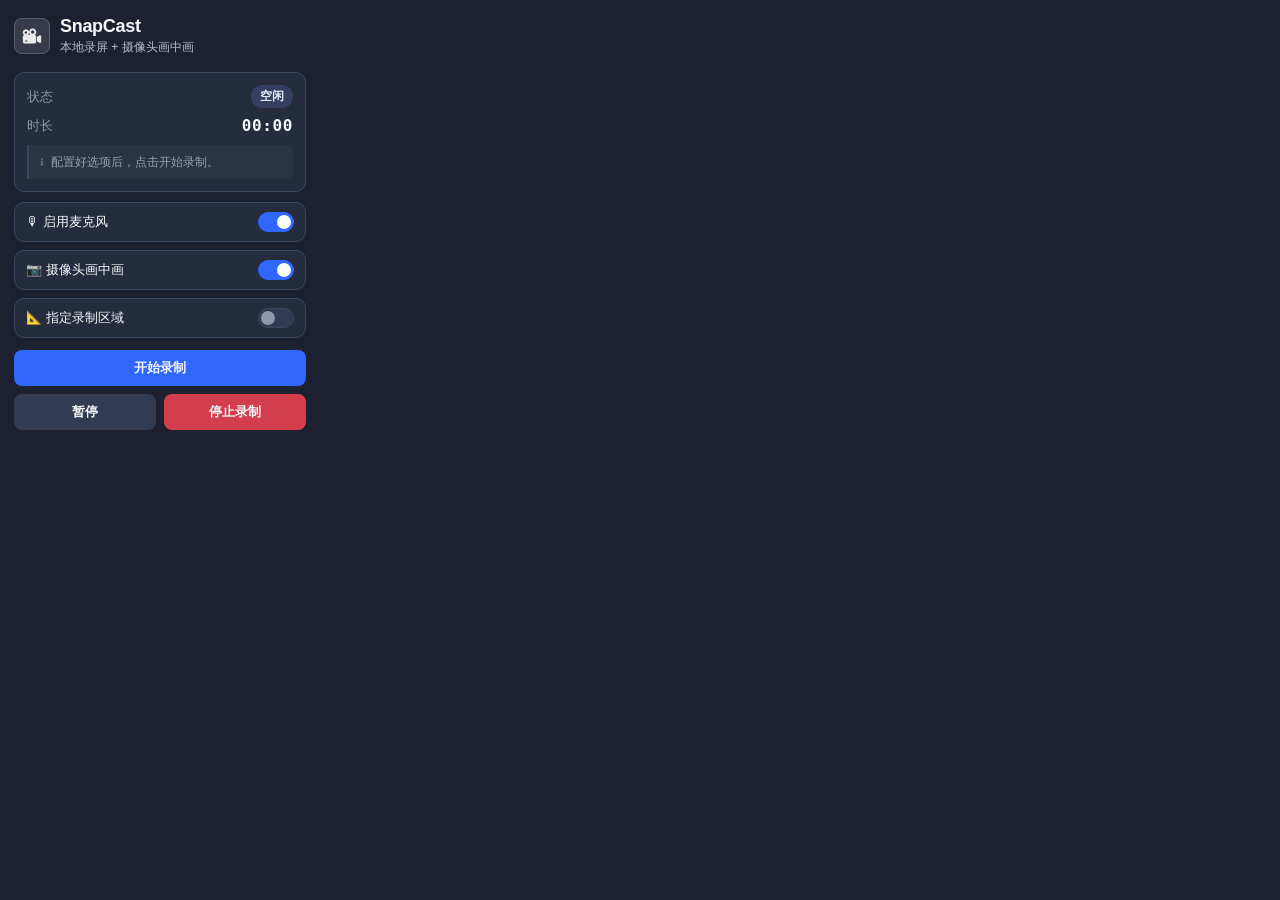
<file: popup.html>
<!doctype html>
<html lang="zh-CN">
  <head>
    <meta charset="UTF-8" />
    <meta name="viewport" content="width=device-width, initial-scale=1.0" />
    <title>SnapCast</title>
    <link rel="stylesheet" href="popup.css" />
  </head>
  <body>
    <main class="app">
      <header class="header">
        <div class="header-icon-wrap">
          <img src="video-camera.png" alt="SnapCast" class="header-icon" />
        </div>
        <div class="header-text">
          <h1>SnapCast</h1>
          <p>本地录屏 + 摄像头画中画</p>
        </div>
      </header>

      <!-- 状态面板 -->
      <section class="panel">
        <div class="row">
          <span class="label">状态</span>
          <span id="statusBadge" class="badge idle">空闲</span>
        </div>
        <div class="row">
          <span class="label">时长</span>
          <span id="elapsed">00:00</span>
        </div>
        <p id="hint" class="hint">配置好选项后，点击开始录制。</p>
      </section>

      <!-- 录制配置（仅空闲时显示） -->
      <section id="configSection" class="config-section">
        <!-- 麦克风 Toggle -->
        <div class="field">
          <label class="toggle-row" for="micToggle">
            <span class="toggle-label-text">🎙 启用麦克风</span>
            <input id="micToggle" class="toggle-input" type="checkbox" checked />
            <span class="toggle-switch"></span>
          </label>
        </div>

        <!-- 摄像头 Toggle -->
        <div class="field">
          <label class="toggle-row" for="cameraToggle">
            <span class="toggle-label-text">📷 摄像头画中画</span>
            <input id="cameraToggle" class="toggle-input" type="checkbox" checked />
            <span class="toggle-switch"></span>
          </label>
        </div>

        <!-- 区域录制 Toggle -->
        <div class="field">
          <label class="toggle-row" for="cropToggle">
            <span class="toggle-label-text">📐 指定录制区域</span>
            <input id="cropToggle" class="toggle-input" type="checkbox" />
            <span class="toggle-switch"></span>
          </label>
          <p id="cropHint" class="field-hint">开始后将进入选区模式，请框选录制范围。</p>
        </div>

      </section>

      <!-- 操作按钮 -->
      <section class="actions">
        <button id="startBtn" class="btn primary">开始录制</button>
        <div class="actions-secondary">
          <button id="pauseBtn" class="btn">暂停</button>
          <button id="stopBtn" class="btn danger">停止录制</button>
        </div>
      </section>
    </main>

    <script src="popup.js"></script>
  </body>
</html>
</file>
<file: popup.css>
/* ============================================================
   Design Tokens
   ============================================================ */
:root {
  /* Colors — 整体提亮一档，减少深色压迫感 */
  --bg-base:       #1c2030;
  --bg-surface:    #252c3d;
  --bg-elevated:   #313b52;
  --border-subtle: #3a4560;
  --border-dim:    #2d3850;

  --color-primary: #2f67ff;
  --color-primary-hover: #4a7aff;
  --color-danger:  #d33e4d;
  --color-danger-hover: #e04f5e;

  --text-primary:  #f5f7fa;
  --text-secondary:#b6beca;
  --text-muted:    #8e98a8;
  --text-hint:     #96a1b2;

  /* Badge colors */
  --badge-idle-bg:      #354060;
  --badge-idle-text:    #e0e8f8;
  --badge-prep-bg:      #4a3220;
  --badge-prep-text:    #ffca8b;
  --badge-rec-bg:       #4a1428;
  --badge-rec-text:     #ff8fab;
  --badge-paused-bg:    #463e10;
  --badge-paused-text:  #ffe27a;
  --badge-error-bg:     #4a1c1c;
  --badge-error-text:   #ffaaaa;

  /* Typography */
  --text-xs:   11px;
  --text-sm:   12px;
  --text-base: 13px;
  --text-md:   14px;
  --text-lg:   18px;
  --text-xl:   20px;

  /* Radius */
  --radius-sm: 6px;
  --radius-md: 8px;
  --radius-lg: 10px;
  --radius-pill: 999px;

  /* Transition */
  --transition-fast: 0.15s ease;
  --transition-base: 0.2s ease;

  font-family: -apple-system, BlinkMacSystemFont, "Segoe UI", sans-serif;
  color-scheme: dark;
}

/* ============================================================
   Base
   ============================================================ */
body {
  margin: 0;
  width: 320px;
  background: var(--bg-base);
  color: var(--text-primary);
}

.app {
  padding: 16px 14px 14px;
}

/* ============================================================
   Header
   ============================================================ */
.header {
  display: flex;
  align-items: center;
  gap: 10px;
  padding-bottom: 4px;
}

.header-icon-wrap {
  width: 34px;
  height: 34px;
  border-radius: var(--radius-md);
  background: rgba(255, 255, 255, 0.12);
  border: 1px solid rgba(255, 255, 255, 0.18);
  display: flex;
  align-items: center;
  justify-content: center;
  flex-shrink: 0;
}

.header-icon {
  width: 20px;
  height: 20px;
  object-fit: contain;
  /* 深色图标在暗色背景上不可见时，用 filter 变白 */
  filter: brightness(0) invert(1);
  opacity: 0.9;
}

.header-text h1 {
  margin: 0;
  font-size: var(--text-lg);
  font-weight: 700;
  letter-spacing: -0.3px;
}

.header-text p {
  margin: 2px 0 0;
  font-size: var(--text-sm);
  color: var(--text-secondary);
}

/* ============================================================
   Panel (status info)
   ============================================================ */
.panel {
  margin-top: 12px;
  padding: 12px;
  border-radius: var(--radius-lg);
  background: var(--bg-surface);
  border: 1px solid var(--border-subtle);
}

.row {
  display: flex;
  justify-content: space-between;
  align-items: center;
  font-size: var(--text-base);
  margin-bottom: 8px;
}

.row:last-of-type {
  margin-bottom: 0;
}

.label {
  color: var(--text-muted);
}

/* Elapsed timer */
#elapsed {
  font-family: "SF Mono", "Fira Code", "Consolas", monospace;
  font-size: 16px;
  font-weight: 600;
  color: var(--text-primary);
  letter-spacing: 0.04em;
}

/* ============================================================
   Badge
   ============================================================ */
.badge {
  padding: 3px 9px;
  border-radius: var(--radius-pill);
  font-size: var(--text-sm);
  font-weight: 600;
}

.badge.idle {
  background: var(--badge-idle-bg);
  color: var(--badge-idle-text);
}

.badge.preparing {
  background: var(--badge-prep-bg);
  color: var(--badge-prep-text);
}

.badge.recording {
  background: var(--badge-rec-bg);
  color: var(--badge-rec-text);
  animation: badge-blink 1.4s ease-in-out infinite;
}

.badge.paused {
  background: var(--badge-paused-bg);
  color: var(--badge-paused-text);
}

.badge.error {
  background: var(--badge-error-bg);
  color: var(--badge-error-text);
}

@keyframes badge-blink {
  0%, 100% { opacity: 1; }
  50%       { opacity: 0.55; }
}

/* ============================================================
   Hint
   ============================================================ */
.hint {
  margin: 10px 0 0;
  color: var(--text-hint);
  font-size: var(--text-sm);
  line-height: 1.5;
  display: flex;
  align-items: flex-start;
  gap: 6px;
  padding: 8px 10px;
  background: rgba(255,255,255,0.03);
  border-left: 2px solid var(--border-subtle);
  border-radius: 0 var(--radius-sm) var(--radius-sm) 0;
}

.hint::before {
  content: "ℹ";
  font-size: 12px;
  opacity: 0.6;
  flex-shrink: 0;
  line-height: 1.5;
}

/* ============================================================
   Actions / Buttons
   ============================================================ */
.actions {
  margin-top: 12px;
  display: grid;
  grid-template-columns: 1fr;
  gap: 8px;
}

.actions-secondary {
  display: grid;
  grid-template-columns: 1fr 1fr;
  gap: 8px;
}

.btn {
  border: none;
  border-radius: var(--radius-md);
  padding: 9px 10px;
  font-size: var(--text-base);
  font-weight: 600;
  cursor: pointer;
  background: var(--bg-elevated);
  color: var(--text-primary);
  transition: background var(--transition-fast),
              transform var(--transition-fast),
              opacity var(--transition-fast);
  outline: none;
}

.btn:hover:not(:disabled) {
  background: #323d50;
}

.btn:active:not(:disabled) {
  transform: scale(0.97);
}

.btn.primary {
  background: var(--color-primary);
}

.btn.primary:hover:not(:disabled) {
  background: var(--color-primary-hover);
}

.btn.danger {
  background: var(--color-danger);
}

.btn.danger:hover:not(:disabled) {
  background: var(--color-danger-hover);
}

.btn:disabled {
  opacity: 0.4;
  cursor: not-allowed;
}

.btn:focus-visible {
  box-shadow: 0 0 0 2px var(--color-primary);
}

/* ============================================================
   Config Section（录制配置，迁移自 recorder）
   ============================================================ */
.config-section {
  display: flex;
  flex-direction: column;
  gap: 8px;
  margin-top: 10px;
}

.config-section.hidden {
  display: none;
}

.field {
  background: var(--bg-surface);
  border: 1px solid var(--border-subtle);
  border-radius: var(--radius-lg);
  padding: 9px 11px;
  font-size: var(--text-md);
}

/* Toggle Switch */
.toggle-row {
  display: flex;
  align-items: center;
  justify-content: space-between;
  gap: 10px;
  cursor: pointer;
}

.toggle-label-text {
  color: var(--text-primary);
  font-size: var(--text-base);
  user-select: none;
}

.toggle-input { display: none; }

.toggle-switch {
  position: relative;
  width: 36px;
  height: 20px;
  flex-shrink: 0;
}

.toggle-switch::before {
  content: "";
  position: absolute;
  inset: 0;
  background: var(--bg-elevated);
  border-radius: var(--radius-pill);
  border: 1px solid var(--border-subtle);
  transition: background var(--transition-base), border-color var(--transition-base);
}

.toggle-switch::after {
  content: "";
  position: absolute;
  top: 3px;
  left: 3px;
  width: 14px;
  height: 14px;
  border-radius: 50%;
  background: var(--text-muted);
  transition: transform var(--transition-base), background var(--transition-base);
}

.toggle-input:checked + .toggle-switch::before {
  background: var(--color-primary);
  border-color: var(--color-primary);
}

.toggle-input:checked + .toggle-switch::after {
  transform: translateX(16px);
  background: #fff;
}

/* Format Field */
.format-field {
  display: flex;
  flex-direction: column;
  gap: 8px;
}

.field-label {
  margin: 0 0 2px;
  font-size: var(--text-xs);
  font-weight: 700;
  color: var(--text-muted);
  text-transform: uppercase;
  letter-spacing: 0.06em;
}

.format-options {
  display: flex;
  flex-direction: column;
  gap: 6px;
}

.format-option {
  display: flex;
  align-items: center;
  gap: 8px;
  cursor: pointer;
  padding: 7px 9px;
  border-radius: var(--radius-md);
  border: 1px solid transparent;
  background: var(--bg-elevated);
  transition: border-color var(--transition-base), background var(--transition-base);
}

.format-option:has(input:checked) {
  border-color: var(--color-primary);
  background: rgba(47, 103, 255, 0.08);
}

.format-option input[type="radio"] { display: none; }

.format-option-dot {
  width: 14px;
  height: 14px;
  border-radius: 50%;
  border: 2px solid var(--text-muted);
  display: flex;
  align-items: center;
  justify-content: center;
  flex-shrink: 0;
  transition: border-color var(--transition-fast);
}

.format-option:has(input:checked) .format-option-dot {
  border-color: var(--color-primary);
}

.format-option-dot::after {
  content: "";
  width: 6px;
  height: 6px;
  border-radius: 50%;
  background: var(--color-primary);
  opacity: 0;
  transform: scale(0.5);
  transition: opacity var(--transition-fast), transform var(--transition-fast);
}

.format-option:has(input:checked) .format-option-dot::after {
  opacity: 1;
  transform: scale(1);
}

.format-tag {
  display: inline-block;
  padding: 1px 6px;
  border-radius: 4px;
  font-size: var(--text-xs);
  font-weight: 700;
  background: rgba(91, 159, 255, 0.15);
  color: #b4d0f0;
  letter-spacing: 0.04em;
  flex-shrink: 0;
}

.format-tag.mp4 {
  background: rgba(110, 231, 183, 0.12);
  color: #a8e08a;
}

.format-desc {
  color: var(--text-muted);
  font-size: var(--text-sm);
  line-height: 1.4;
  flex: 1;
}

/* 区域录制提示文字 */
.field-hint {
  margin: 6px 0 0;
  font-size: var(--text-sm);
  color: var(--text-hint);
  line-height: 1.4;
  display: none; /* 默认隐藏，由 JS 控制 */
}
</file>
